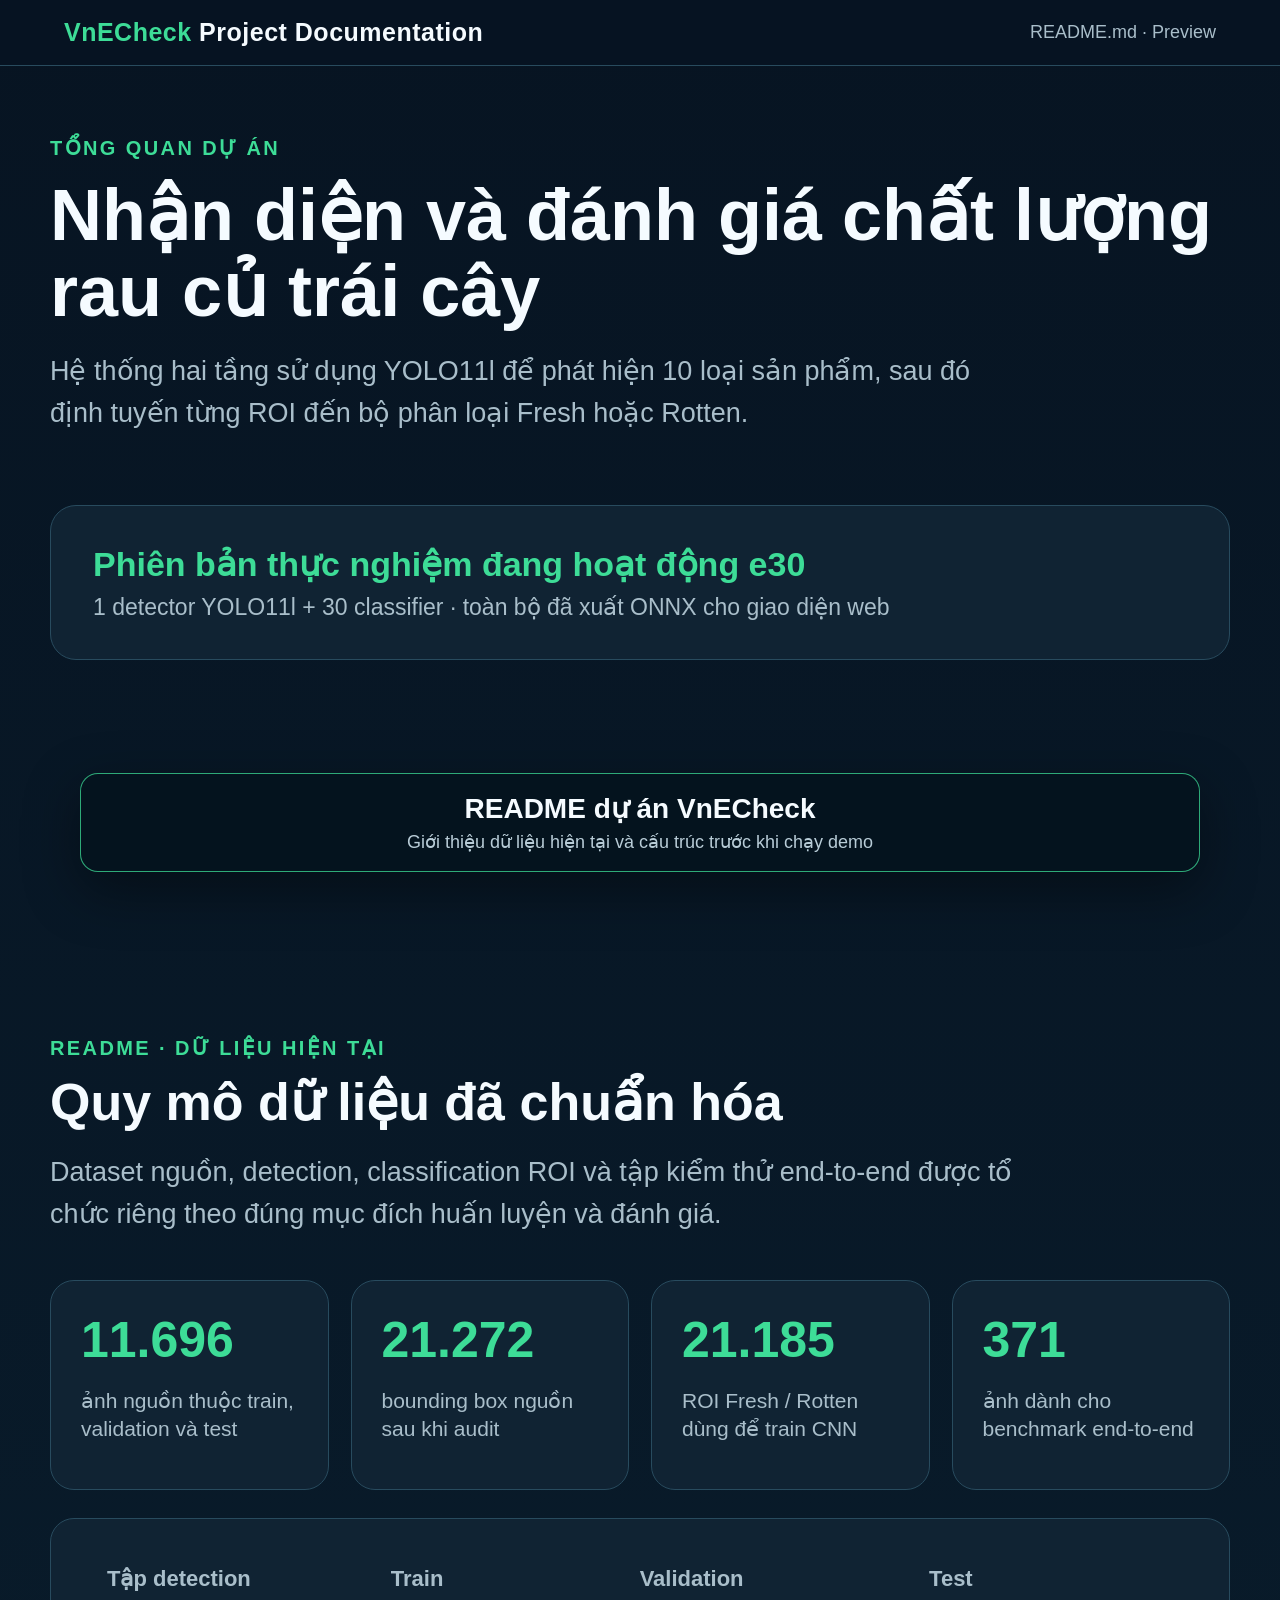
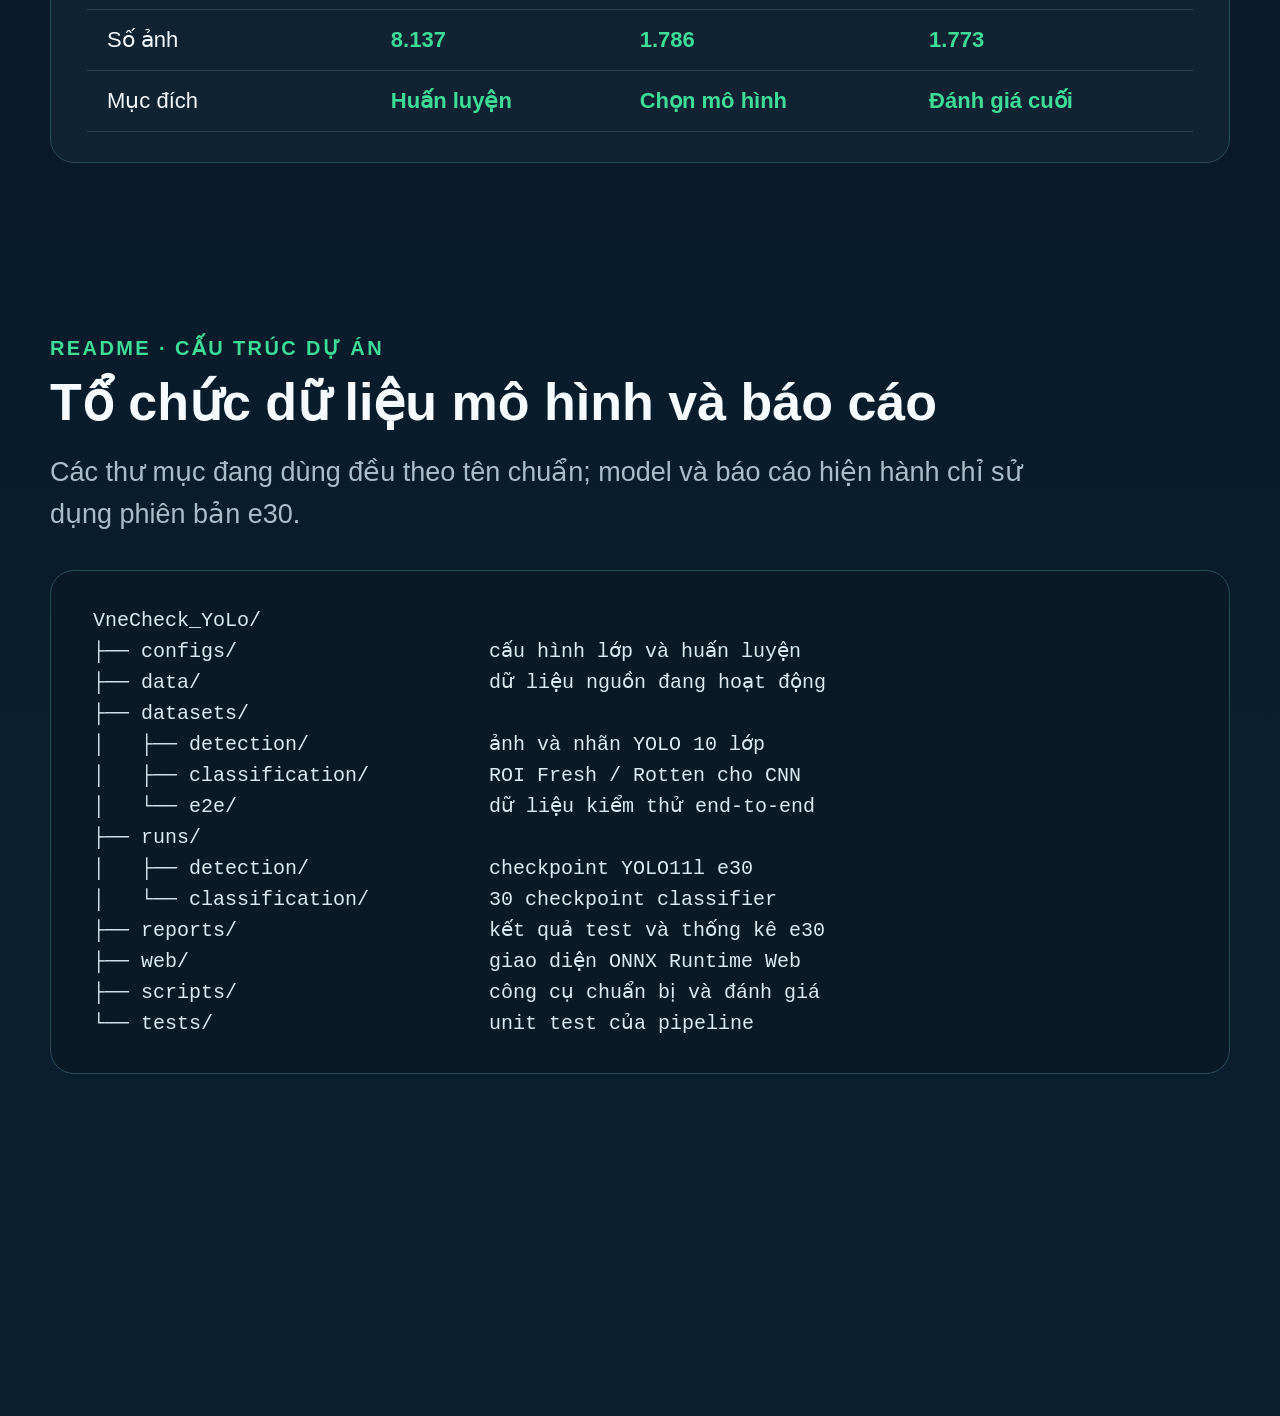
<file: web/readme_view.html>
<!doctype html>
<html lang="vi">
  <head>
    <meta charset="utf-8" />
    <meta name="viewport" content="width=device-width, initial-scale=1" />
    <title>VnECheck README Preview</title>
    <style>
      :root { color-scheme: dark; --bg:#071422; --panel:#102333; --line:#284b5e; --text:#f5fbff; --muted:#a9beca; --green:#3ddc97; --blue:#4bb6ff; }
      * { box-sizing: border-box; }
      html { scroll-behavior: smooth; }
      body { margin:0; background:linear-gradient(180deg,#071422,#0a2030); color:var(--text); font-family:Inter,"Segoe UI",sans-serif; }
      .topbar { position:sticky; top:0; z-index:20; display:flex; justify-content:space-between; align-items:center; padding:18px 64px; background:rgba(7,20,34,.94); border-bottom:1px solid var(--line); backdrop-filter:blur(12px); }
      .brand { font-weight:800; font-size:25px; letter-spacing:.02em; }
      .brand span { color:var(--green); }
      .file { color:var(--muted); font-size:18px; }
      main { width:min(1320px,calc(100% - 100px)); margin:0 auto; padding:70px 0 180px; }
      section { min-height:900px; scroll-margin-top:95px; }
      .eyebrow { color:var(--green); font-size:20px; font-weight:800; letter-spacing:.12em; text-transform:uppercase; }
      h1 { margin:18px 0 22px; font-size:72px; line-height:1.05; }
      h2 { margin:12px 0 20px; font-size:52px; }
      .lead { max-width:980px; margin:0; color:var(--muted); font-size:27px; line-height:1.55; }
      .hero-card { margin-top:70px; padding:38px 42px; border:1px solid var(--line); border-radius:26px; background:var(--panel); }
      .hero-card strong { display:block; color:var(--green); font-size:34px; }
      .hero-card span { display:block; margin-top:10px; color:var(--muted); font-size:23px; }
      .grid { display:grid; grid-template-columns:repeat(4,1fr); gap:22px; margin-top:44px; }
      .metric { min-height:210px; padding:30px; border:1px solid var(--line); border-radius:24px; background:var(--panel); }
      .metric b { display:block; color:var(--green); font-size:50px; }
      .metric span { display:block; margin-top:18px; color:var(--muted); font-size:21px; line-height:1.35; }
      .split { margin-top:28px; padding:30px 36px; border-radius:24px; background:var(--panel); border:1px solid var(--line); }
      table { width:100%; border-collapse:collapse; font-size:22px; }
      th,td { padding:17px 20px; border-bottom:1px solid #294252; text-align:left; }
      th { color:var(--muted); }
      td:nth-child(n+2) { color:var(--green); font-weight:700; }
      .tree { margin-top:34px; padding:34px 42px; border:1px solid var(--line); border-radius:24px; background:#091a27; color:#dcebf2; font:20px/1.55 "Cascadia Mono",Consolas,monospace; white-space:pre; overflow:hidden; }
      .tree .accent { color:var(--green); }
      .caption { position:fixed; left:50%; bottom:28px; z-index:99; transform:translateX(-50%); width:min(1120px,calc(100vw - 80px)); padding:18px 28px; border:1px solid rgba(61,220,151,.75); border-radius:18px; background:rgba(5,20,30,.94); text-align:center; box-shadow:0 18px 55px rgba(0,0,0,.4); }
      .caption strong { display:block; font-size:28px; }
      .caption span { display:block; margin-top:6px; color:#b8ccd7; font-size:18px; }
      @media (max-width:1100px) { .grid { grid-template-columns:repeat(2,1fr); } h1{font-size:58px;} }
    </style>
  </head>
  <body>
    <header class="topbar"><div class="brand"><span>VnECheck</span> Project Documentation</div><div class="file">README.md · Preview</div></header>
    <main>
      <section id="overview">
        <div class="eyebrow">Tổng quan dự án</div>
        <h1>Nhận diện và đánh giá chất lượng rau củ trái cây</h1>
        <p class="lead">Hệ thống hai tầng sử dụng YOLO11l để phát hiện 10 loại sản phẩm, sau đó định tuyến từng ROI đến bộ phân loại Fresh hoặc Rotten.</p>
        <div class="hero-card"><strong>Phiên bản thực nghiệm đang hoạt động e30</strong><span>1 detector YOLO11l + 30 classifier · toàn bộ đã xuất ONNX cho giao diện web</span></div>
      </section>

      <section id="data">
        <div class="eyebrow">README · Dữ liệu hiện tại</div>
        <h2>Quy mô dữ liệu đã chuẩn hóa</h2>
        <p class="lead">Dataset nguồn, detection, classification ROI và tập kiểm thử end-to-end được tổ chức riêng theo đúng mục đích huấn luyện và đánh giá.</p>
        <div class="grid">
          <div class="metric"><b>11.696</b><span>ảnh nguồn thuộc train, validation và test</span></div>
          <div class="metric"><b>21.272</b><span>bounding box nguồn sau khi audit</span></div>
          <div class="metric"><b>21.185</b><span>ROI Fresh / Rotten dùng để train CNN</span></div>
          <div class="metric"><b>371</b><span>ảnh dành cho benchmark end-to-end</span></div>
        </div>
        <div class="split">
          <table>
            <thead><tr><th>Tập detection</th><th>Train</th><th>Validation</th><th>Test</th></tr></thead>
            <tbody><tr><td>Số ảnh</td><td>8.137</td><td>1.786</td><td>1.773</td></tr><tr><td>Mục đích</td><td>Huấn luyện</td><td>Chọn mô hình</td><td>Đánh giá cuối</td></tr></tbody>
          </table>
        </div>
      </section>

      <section id="structure">
        <div class="eyebrow">README · Cấu trúc dự án</div>
        <h2>Tổ chức dữ liệu mô hình và báo cáo</h2>
        <p class="lead">Các thư mục đang dùng đều theo tên chuẩn; model và báo cáo hiện hành chỉ sử dụng phiên bản e30.</p>
        <div class="tree">VneCheck_YoLo/
├── configs/                     cấu hình lớp và huấn luyện
├── data/                        dữ liệu nguồn đang hoạt động
├── datasets/
│   ├── detection/               ảnh và nhãn YOLO 10 lớp
│   ├── classification/          ROI Fresh / Rotten cho CNN
│   └── e2e/                     dữ liệu kiểm thử end-to-end
├── runs/
│   ├── detection/               checkpoint YOLO11l e30
│   └── classification/          30 checkpoint classifier
├── reports/                     kết quả test và thống kê e30
├── web/                         giao diện ONNX Runtime Web
├── scripts/                     công cụ chuẩn bị và đánh giá
└── tests/                       unit test của pipeline</div>
      </section>
    </main>
    <div class="caption"><strong>README dự án VnECheck</strong><span>Giới thiệu dữ liệu hiện tại và cấu trúc trước khi chạy demo</span></div>
    <script>
      const params = new URLSearchParams(location.search);
      const captionTitle = document.querySelector('.caption strong');
      const captionDetail = document.querySelector('.caption span');
      const wait = (ms) => new Promise((resolve) => setTimeout(resolve, ms));
      async function playReadmeTour() {
        if (params.get('record') !== '1') return;
        await wait(9000);
        captionTitle.textContent = 'Dữ liệu hiện tại';
        captionDetail.textContent = '11.696 ảnh nguồn · 21.272 bounding box · 21.185 ROI cho CNN';
        document.querySelector('#data').scrollIntoView({ behavior: 'smooth' });
        await wait(13000);
        captionTitle.textContent = 'Cấu trúc dự án';
        captionDetail.textContent = 'Dữ liệu · checkpoint e30 · báo cáo · giao diện web được tách rõ ràng';
        document.querySelector('#structure').scrollIntoView({ behavior: 'smooth' });
        await wait(15000);
        captionTitle.textContent = 'Chuyển sang demo hệ thống';
        captionDetail.textContent = 'Chạy inference thật trên sáu ảnh từ Downloads/test';
        await wait(4000);
        location.href = './?record=1';
      }
      playReadmeTour();
    </script>
  </body>
</html>
</file>
